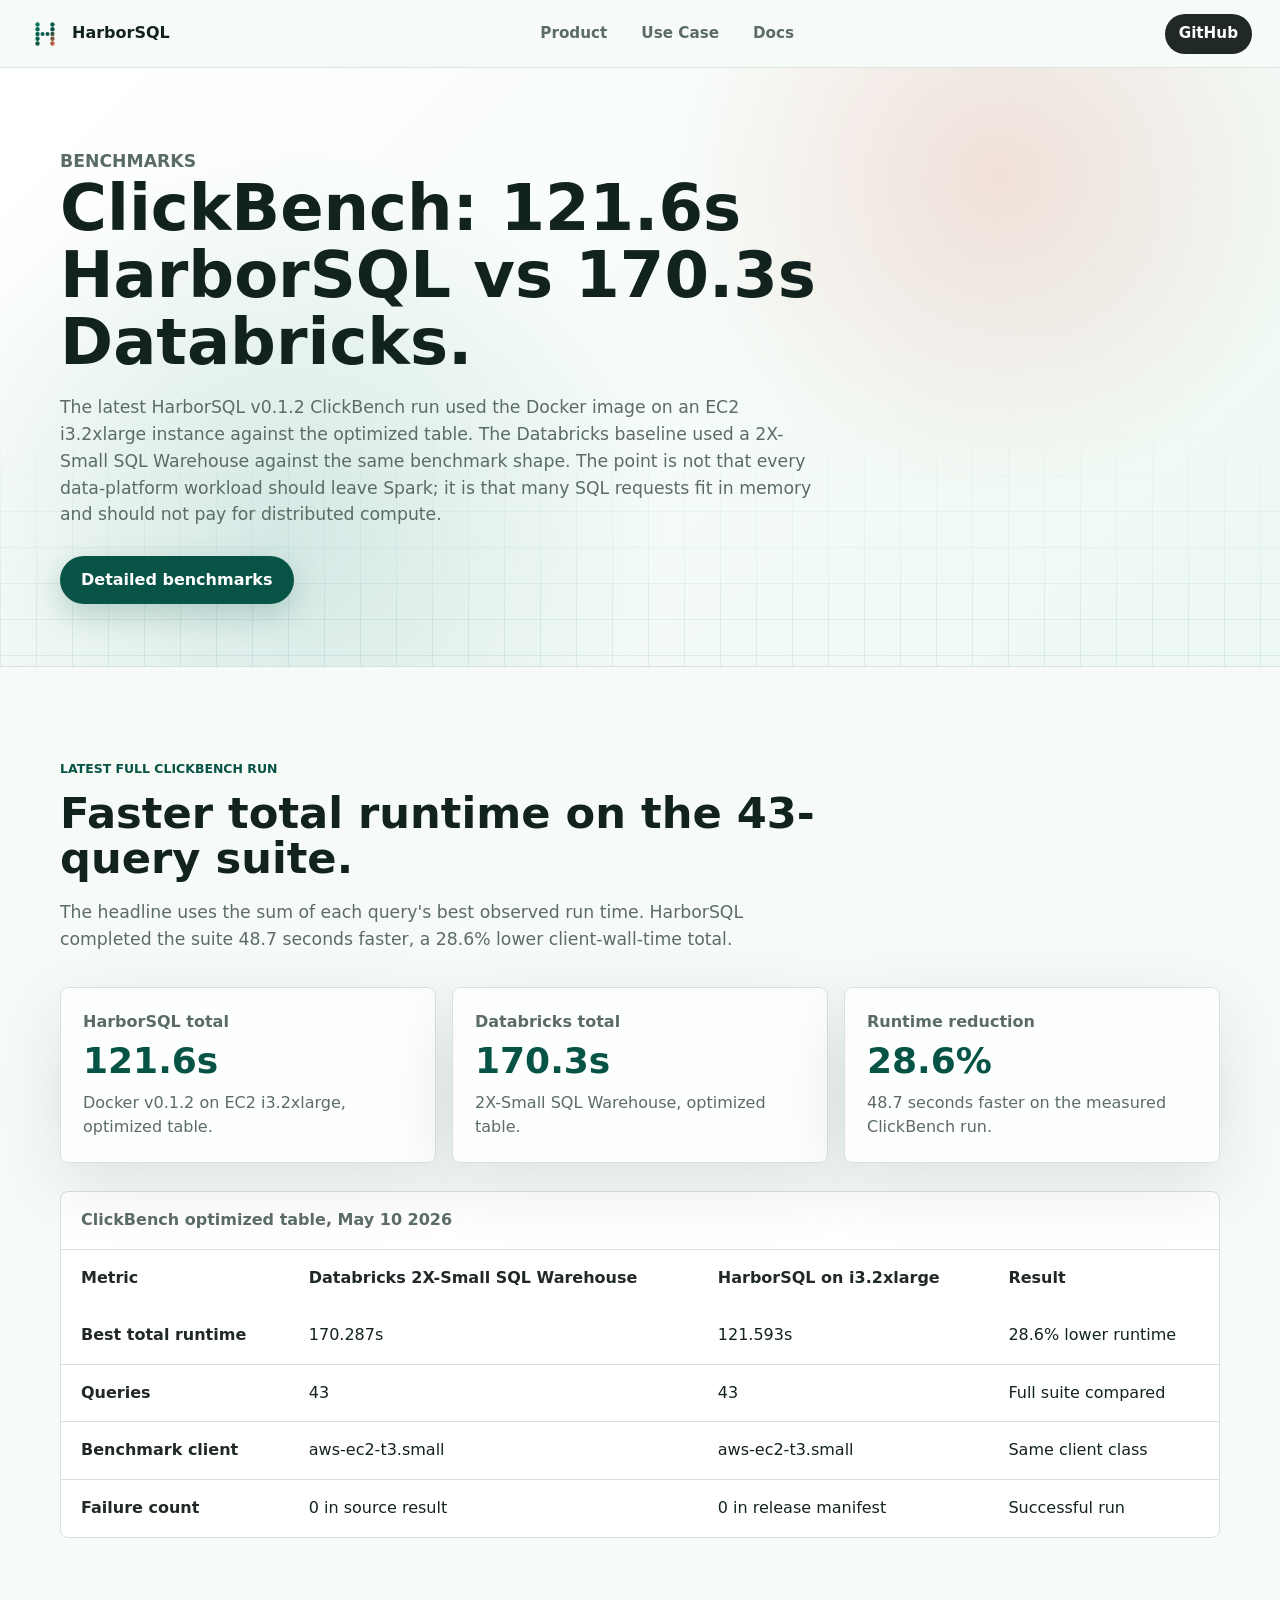
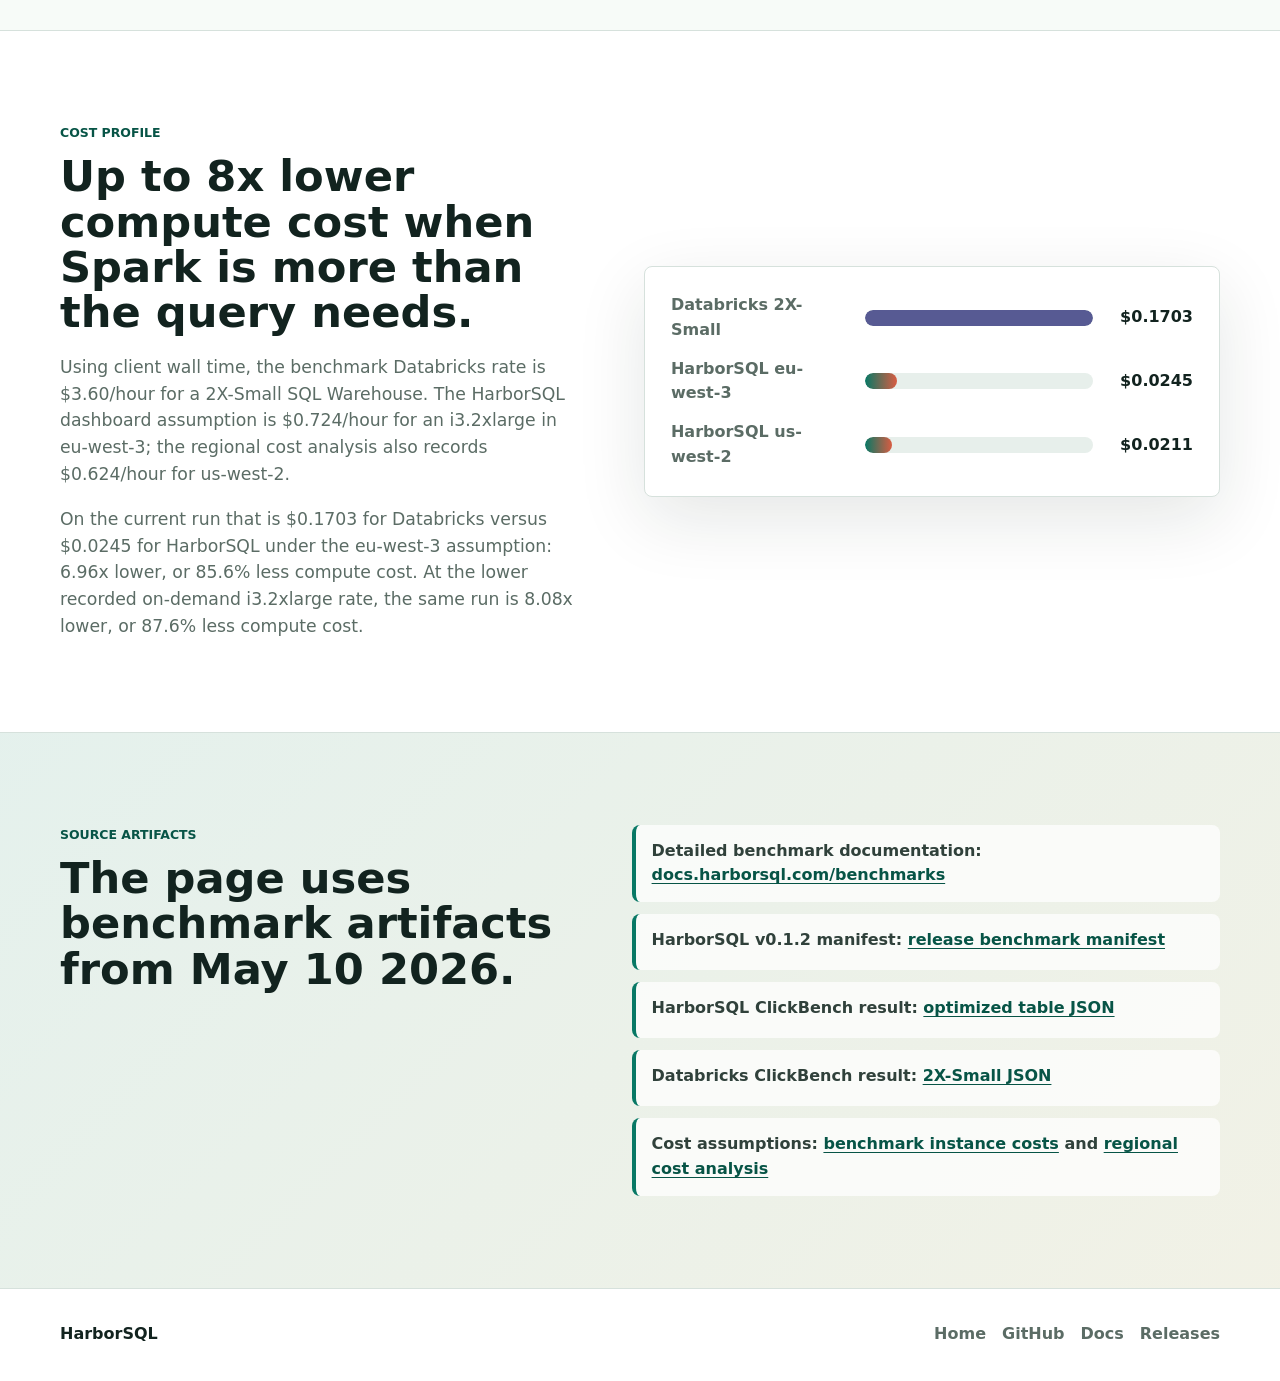
<file: benchmarks.html>
<!DOCTYPE html>
<html lang="en">
  <head>
    <meta charset="utf-8">
    <meta name="viewport" content="width=device-width, initial-scale=1">
    <title>HarborSQL Benchmarks</title>
    <meta
      name="description"
      content="HarborSQL ClickBench benchmark results against a Databricks SQL Warehouse, showing the economics of offloading small Unity Catalog Delta queries from Spark."
    >
    <link rel="icon" href="favicon.svg" type="image/svg+xml">
    <link rel="stylesheet" href="styles.css">
  </head>
  <body>
    <header class="site-header">
      <a class="brand" href="index.html" aria-label="HarborSQL home">
        <img class="brand-mark" src="logo.svg" alt="" aria-hidden="true">
        <span>HarborSQL</span>
      </a>
      <nav class="site-nav" aria-label="Primary navigation">
        <a href="index.html#how-it-works">Product</a>
        <a href="index.html#fit">Use Case</a>
        <a href="https://docs.harborsql.com">Docs</a>
      </nav>
      <a class="header-cta" href="https://github.com/harborsql/harborsql">GitHub</a>
    </header>

    <main>
      <section class="page-hero benchmarks-hero">
        <div class="container page-hero-content">
          <p class="eyebrow">Benchmarks</p>
          <h1>ClickBench: 121.6s HarborSQL vs 170.3s Databricks.</h1>
          <p>
            The latest HarborSQL v0.1.2 ClickBench run used the Docker image on an EC2
            i3.2xlarge instance against the optimized table. The Databricks baseline used a
            2X-Small SQL Warehouse against the same benchmark shape. The point is not that
            every data-platform workload should leave Spark; it is that many SQL requests fit
            in memory and should not pay for distributed compute.
          </p>
          <div class="hero-actions">
            <a class="button primary" href="https://docs.harborsql.com/benchmarks">Detailed benchmarks</a>
          </div>
        </div>
      </section>

      <section id="clickbench" class="section">
        <div class="container">
          <div class="section-heading">
            <p class="eyebrow">Latest full ClickBench run</p>
            <h2>Faster total runtime on the 43-query suite.</h2>
            <p>
              The headline uses the sum of each query's best observed run time. HarborSQL
              completed the suite 48.7 seconds faster, a 28.6% lower client-wall-time total.
            </p>
          </div>

          <div class="metric-grid">
            <article class="metric-card">
              <span>HarborSQL total</span>
              <strong>121.6s</strong>
              <p>Docker v0.1.2 on EC2 i3.2xlarge, optimized table.</p>
            </article>
            <article class="metric-card">
              <span>Databricks total</span>
              <strong>170.3s</strong>
              <p>2X-Small SQL Warehouse, optimized table.</p>
            </article>
            <article class="metric-card">
              <span>Runtime reduction</span>
              <strong>28.6%</strong>
              <p>48.7 seconds faster on the measured ClickBench run.</p>
            </article>
          </div>

          <div class="comparison-table-wrap">
            <table class="comparison-table">
              <caption>ClickBench optimized table, May 10 2026</caption>
              <thead>
                <tr>
                  <th scope="col">Metric</th>
                  <th scope="col">Databricks 2X-Small SQL Warehouse</th>
                  <th scope="col">HarborSQL on i3.2xlarge</th>
                  <th scope="col">Result</th>
                </tr>
              </thead>
              <tbody>
                <tr>
                  <th scope="row">Best total runtime</th>
                  <td>170.287s</td>
                  <td>121.593s</td>
                  <td>28.6% lower runtime</td>
                </tr>
                <tr>
                  <th scope="row">Queries</th>
                  <td>43</td>
                  <td>43</td>
                  <td>Full suite compared</td>
                </tr>
                <tr>
                  <th scope="row">Benchmark client</th>
                  <td>aws-ec2-t3.small</td>
                  <td>aws-ec2-t3.small</td>
                  <td>Same client class</td>
                </tr>
                <tr>
                  <th scope="row">Failure count</th>
                  <td>0 in source result</td>
                  <td>0 in release manifest</td>
                  <td>Successful run</td>
                </tr>
              </tbody>
            </table>
          </div>
        </div>
      </section>

      <section id="cost" class="section cost-section">
        <div class="container split">
          <div class="section-copy">
            <p class="eyebrow">Cost profile</p>
            <h2>Up to 8x lower compute cost when Spark is more than the query needs.</h2>
            <p>
              Using client wall time, the benchmark Databricks rate is $3.60/hour
              for a 2X-Small SQL Warehouse. The HarborSQL dashboard assumption is $0.724/hour
              for an i3.2xlarge in eu-west-3; the regional cost analysis also records
              $0.624/hour for us-west-2.
            </p>
            <p>
              On the current run that is $0.1703 for Databricks versus $0.0245 for HarborSQL
              under the eu-west-3 assumption: 6.96x lower, or 85.6% less compute cost. At the
              lower recorded on-demand i3.2xlarge rate, the same run is 8.08x lower, or 87.6%
              less compute cost.
            </p>
          </div>
          <div class="bar-chart">
            <div class="bar-row">
              <span>Databricks 2X-Small</span>
              <div class="bar-track">
                <div class="bar-fill databricks width-full"></div>
              </div>
              <strong>$0.1703</strong>
            </div>
            <div class="bar-row">
              <span>HarborSQL eu-west-3</span>
              <div class="bar-track">
                <div class="bar-fill harbor width-14"></div>
              </div>
              <strong>$0.0245</strong>
            </div>
            <div class="bar-row">
              <span>HarborSQL us-west-2</span>
              <div class="bar-track">
                <div class="bar-fill harbor width-12"></div>
              </div>
              <strong>$0.0211</strong>
            </div>
          </div>
        </div>
      </section>


      <section class="section benchmark-notes">
        <div class="container notes-layout">
          <div>
            <p class="eyebrow">Source artifacts</p>
            <h2>The page uses benchmark artifacts from May 10 2026.</h2>
          </div>
          <ul class="notes-list">
            <li>
              Detailed benchmark documentation:
              <a href="https://docs.harborsql.com/benchmarks">docs.harborsql.com/benchmarks</a>
            </li>
            <li>
              HarborSQL v0.1.2 manifest:
              <a href="https://github.com/harborsql/harborsql-bench/blob/main/results/harborsql/i3.2xlarge/v0.1.2/manifest.json">release benchmark manifest</a>
            </li>
            <li>
              HarborSQL ClickBench result:
              <a href="https://github.com/harborsql/harborsql-bench/blob/main/results/harborsql/i3.2xlarge/v0.1.2/clickbench/optimized.json">optimized table JSON</a>
            </li>
            <li>
              Databricks ClickBench result:
              <a href="https://github.com/harborsql/harborsql-bench/blob/main/results/databricks-sql-warehouse/2xs/v2026.10/clickbench/databricks-2xs-aws-ec2-t3.small-clickbench-20260510T152626Z.json">2X-Small JSON</a>
            </li>
            <li>
              Cost assumptions:
              <a href="https://github.com/harborsql/harborsql-bench/blob/main/docs/benchmark-instance-costs.md">benchmark instance costs</a>
              and
              <a href="https://github.com/harborsql/harborsql-bench/blob/main/docs/benchmark-cost-analysis.md">regional cost analysis</a>
            </li>
          </ul>
        </div>
      </section>
    </main>

    <footer class="site-footer">
      <div class="container footer-inner">
        <span>HarborSQL</span>
        <nav aria-label="Footer navigation">
          <a href="index.html">Home</a>
          <a href="https://github.com/harborsql/harborsql">GitHub</a>
          <a href="https://docs.harborsql.com">Docs</a>
          <a href="https://github.com/harborsql/harborsql/releases">Releases</a>
        </nav>
      </div>
    </footer>

    <script src="site.js"></script>
  </body>
</html>
</file>
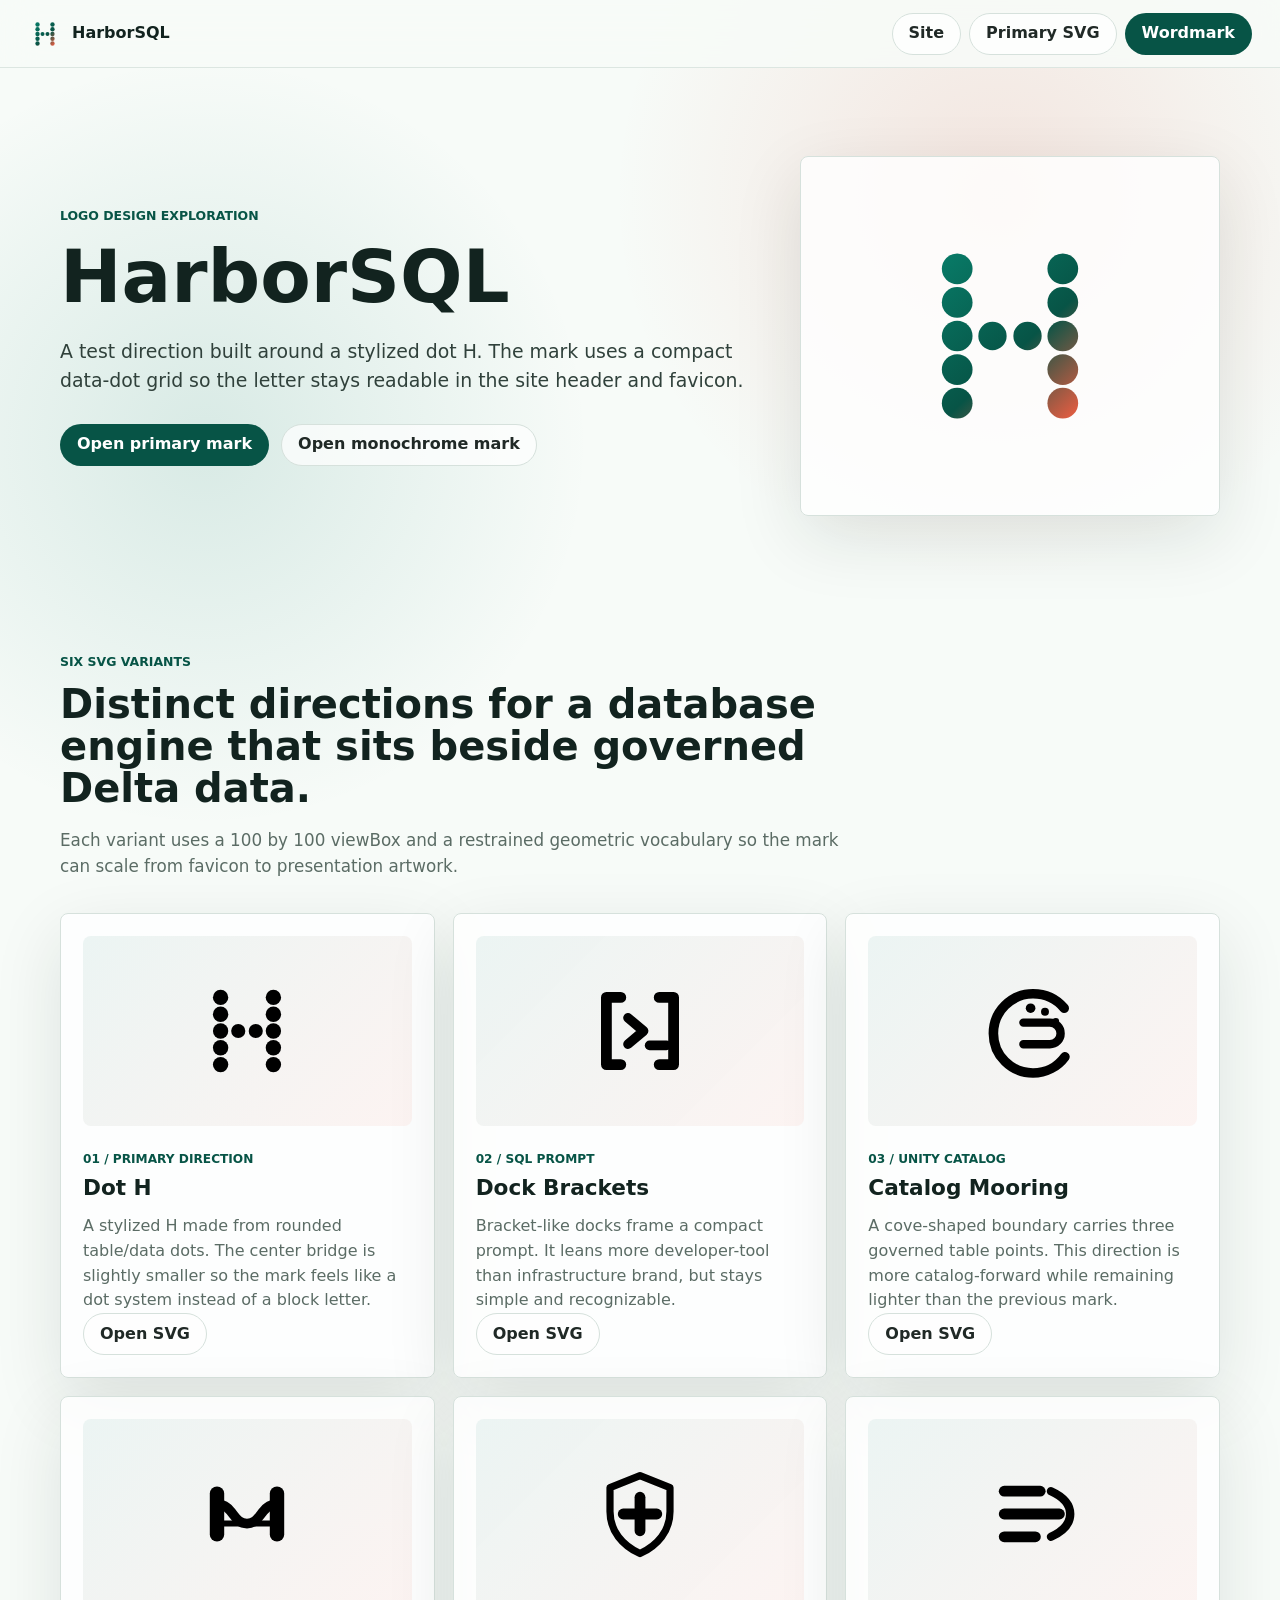
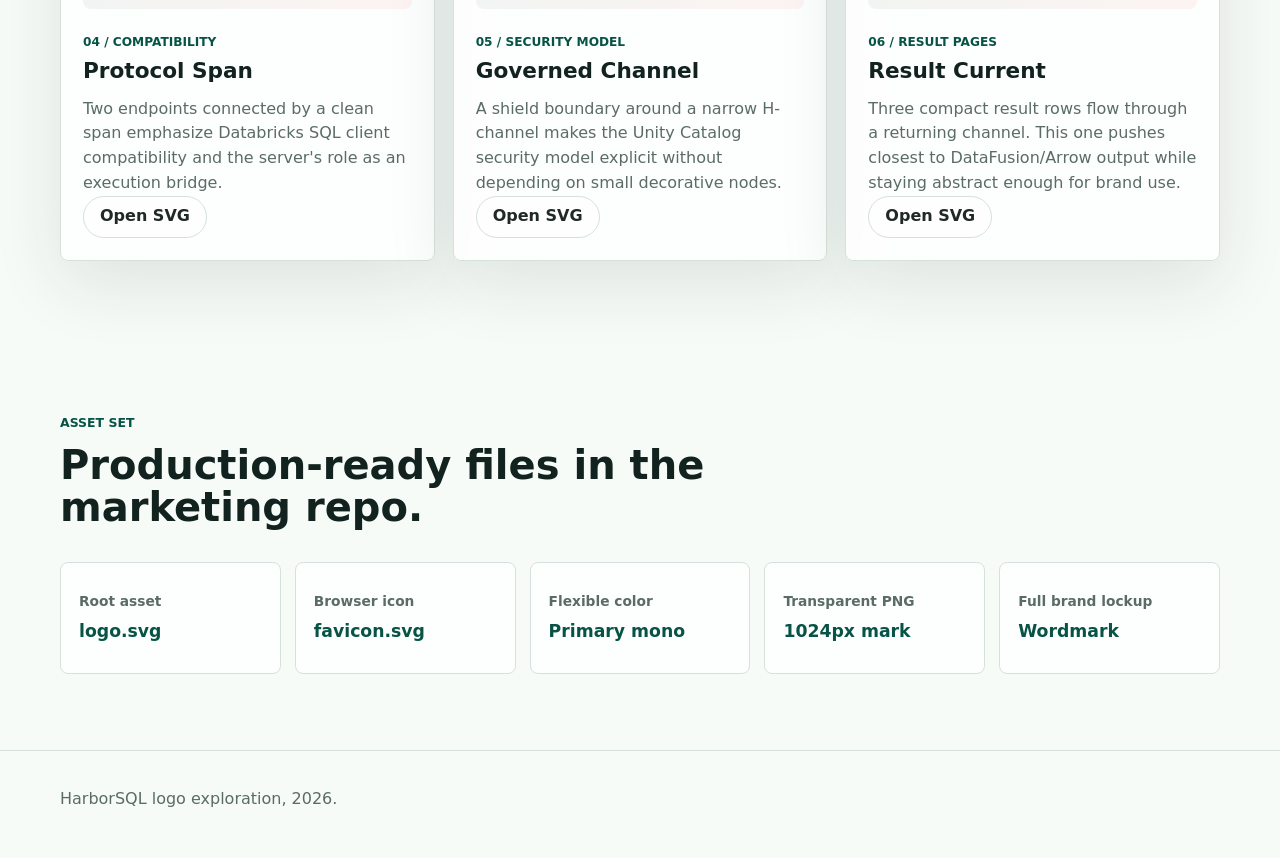
<file: logo-showcase.html>
<!DOCTYPE html>
<html lang="en">
  <head>
    <meta charset="utf-8">
    <meta name="viewport" content="width=device-width, initial-scale=1">
    <title>HarborSQL Logo Design Exploration</title>
    <meta
      name="description"
      content="HarborSQL logo variants, primary mark, and brand asset downloads."
    >
    <link rel="icon" href="favicon.svg" type="image/svg+xml">
    <style>
      :root {
        color-scheme: light;
        --paper: #f7fbf8;
        --paper-strong: #ffffff;
        --ink: #12231f;
        --muted: #5b6c65;
        --line: #d6e1dc;
        --teal: #087865;
        --teal-dark: #075446;
        --coral: #d95c42;
        --gold: #b9902f;
        --plum: #575a93;
        --graphite: #202926;
        --shadow: 0 22px 70px rgba(18, 35, 31, 0.11);
        --radius: 8px;
      }

      * {
        box-sizing: border-box;
      }

      body {
        margin: 0;
        background:
          radial-gradient(circle at 78% 8%, rgba(217, 92, 66, 0.14), transparent 24rem),
          radial-gradient(circle at 16% 18%, rgba(8, 120, 101, 0.13), transparent 24rem),
          var(--paper);
        color: var(--ink);
        font-family:
          Inter, ui-sans-serif, system-ui, -apple-system, BlinkMacSystemFont, "Segoe UI",
          sans-serif;
        line-height: 1.55;
        text-rendering: optimizeLegibility;
      }

      a {
        color: inherit;
        text-decoration: none;
      }

      .container {
        width: min(1160px, calc(100% - 40px));
        margin: 0 auto;
      }

      .site-header {
        min-height: 68px;
        display: flex;
        align-items: center;
        justify-content: space-between;
        gap: 24px;
        padding: 12px 28px;
        border-bottom: 1px solid rgba(214, 225, 220, 0.82);
        background: rgba(247, 251, 248, 0.88);
        backdrop-filter: blur(18px);
      }

      .brand {
        display: inline-flex;
        align-items: center;
        gap: 10px;
        font-weight: 750;
      }

      .brand-mark {
        width: 34px;
        height: 34px;
        display: block;
      }

      .nav {
        display: flex;
        gap: 8px;
        flex-wrap: wrap;
        justify-content: flex-end;
      }

      .button {
        min-height: 42px;
        display: inline-flex;
        align-items: center;
        justify-content: center;
        border: 1px solid var(--line);
        border-radius: 999px;
        padding: 0 16px;
        background: rgba(255, 255, 255, 0.72);
        color: var(--graphite);
        font-weight: 760;
      }

      .button.primary {
        border-color: transparent;
        background: var(--teal-dark);
        color: #ffffff;
      }

      .hero {
        padding: 88px 0 60px;
      }

      .hero-grid {
        display: grid;
        grid-template-columns: minmax(0, 1fr) minmax(280px, 420px);
        gap: 56px;
        align-items: center;
      }

      .eyebrow {
        margin: 0 0 12px;
        color: var(--teal-dark);
        font-size: 0.78rem;
        font-weight: 800;
        letter-spacing: 0;
        text-transform: uppercase;
      }

      h1,
      h2,
      h3,
      p {
        letter-spacing: 0;
      }

      h1,
      h2,
      h3 {
        margin: 0;
        line-height: 1.05;
      }

      h1 {
        max-width: 780px;
        font-size: 4.6rem;
        font-weight: 820;
      }

      .lede {
        max-width: 690px;
        margin: 22px 0 0;
        color: #30413b;
        font-size: 1.18rem;
      }

      .hero-actions {
        display: flex;
        flex-wrap: wrap;
        gap: 12px;
        margin-top: 28px;
      }

      .primary-panel,
      .logo-card,
      .asset-link {
        border: 1px solid var(--line);
        border-radius: var(--radius);
        background: rgba(255, 255, 255, 0.82);
        box-shadow: var(--shadow);
      }

      .primary-panel {
        min-height: 360px;
        display: grid;
        place-items: center;
        padding: 42px;
      }

      .primary-panel img {
        width: min(240px, 68vw);
        height: auto;
      }

      .section {
        padding: 76px 0;
      }

      .section-heading {
        max-width: 780px;
        margin-bottom: 34px;
      }

      .section-heading h2 {
        font-size: 2.5rem;
        font-weight: 820;
      }

      .section-heading p:not(.eyebrow) {
        margin: 18px 0 0;
        color: var(--muted);
        font-size: 1.05rem;
      }

      .logo-grid {
        display: grid;
        grid-template-columns: repeat(3, minmax(0, 1fr));
        gap: 18px;
      }

      .logo-card {
        min-height: 430px;
        display: flex;
        flex-direction: column;
        padding: 22px;
        transition:
          transform 220ms ease,
          border-color 220ms ease,
          box-shadow 220ms ease;
      }

      .logo-card:hover {
        transform: translateY(-4px);
        border-color: rgba(8, 120, 101, 0.42);
        box-shadow: 0 28px 80px rgba(18, 35, 31, 0.14);
      }

      .logo-frame {
        min-height: 190px;
        display: grid;
        place-items: center;
        margin-bottom: 24px;
        border-radius: var(--radius);
        background:
          linear-gradient(135deg, rgba(8, 120, 101, 0.08), rgba(217, 92, 66, 0.07)),
          #ffffff;
        color: var(--graphite);
      }

      .logo-frame img {
        width: 120px;
        height: 120px;
        display: block;
      }

      .variant-meta {
        margin: 0 0 8px;
        color: var(--teal-dark);
        font-size: 0.76rem;
        font-weight: 800;
        text-transform: uppercase;
      }

      .logo-card h3 {
        font-size: 1.35rem;
      }

      .logo-card p:not(.variant-meta) {
        margin: 14px 0 0;
        color: var(--muted);
      }

      .logo-card .button {
        width: fit-content;
        margin-top: auto;
      }

      .asset-grid {
        display: grid;
        grid-template-columns: repeat(auto-fit, minmax(180px, 1fr));
        gap: 14px;
      }

      .asset-link {
        min-height: 112px;
        display: flex;
        flex-direction: column;
        justify-content: center;
        padding: 18px;
        box-shadow: none;
      }

      .asset-link span {
        color: var(--muted);
        font-size: 0.86rem;
        font-weight: 700;
      }

      .asset-link strong {
        margin-top: 6px;
        color: var(--teal-dark);
        font-size: 1.08rem;
      }

      .site-footer {
        padding: 36px 0 46px;
        border-top: 1px solid var(--line);
        color: var(--muted);
      }

      @media (max-width: 980px) {
        .hero-grid {
          grid-template-columns: 1fr;
        }

        h1 {
          font-size: 3.6rem;
        }

        .logo-grid,
        .asset-grid {
          grid-template-columns: repeat(2, minmax(0, 1fr));
        }
      }

      @media (max-width: 640px) {
        .site-header {
          align-items: flex-start;
          flex-direction: column;
        }

        .container {
          width: min(100% - 28px, 1160px);
        }

        .hero {
          padding: 58px 0 42px;
        }

        h1 {
          font-size: 2.72rem;
        }

        .lede {
          font-size: 1rem;
        }

        .primary-panel {
          min-height: 250px;
          padding: 28px;
        }

        .section {
          padding: 54px 0;
        }

        .section-heading h2 {
          font-size: 2rem;
        }

        .logo-grid,
        .asset-grid {
          grid-template-columns: 1fr;
        }
      }
    </style>
  </head>
  <body>
    <header class="site-header">
      <a class="brand" href="index.html" aria-label="HarborSQL home">
        <img class="brand-mark" src="logo.svg" alt="" aria-hidden="true">
        <span>HarborSQL</span>
      </a>
      <nav class="nav" aria-label="Logo asset navigation">
        <a class="button" href="index.html">Site</a>
        <a class="button" href="logos/harborsql-primary.svg">Primary SVG</a>
        <a class="button primary" href="logos/harborsql-wordmark.svg">Wordmark</a>
      </nav>
    </header>

    <main>
      <section class="hero">
        <div class="container hero-grid">
          <div>
            <p class="eyebrow">Logo design exploration</p>
            <h1>HarborSQL</h1>
            <p class="lede">
              A test direction built around a stylized dot H. The mark uses a compact data-dot
              grid so the letter stays readable in the site header and favicon.
            </p>
            <div class="hero-actions">
              <a class="button primary" href="logo.svg">Open primary mark</a>
              <a class="button" href="logos/harborsql-primary-mono.svg">Open monochrome mark</a>
            </div>
          </div>
          <div class="primary-panel">
            <img src="logos/harborsql-primary.svg" alt="HarborSQL primary logo">
          </div>
        </div>
      </section>

      <section class="section">
        <div class="container">
          <div class="section-heading">
            <p class="eyebrow">Six SVG variants</p>
            <h2>Distinct directions for a database engine that sits beside governed Delta data.</h2>
            <p>
              Each variant uses a 100 by 100 viewBox and a restrained geometric vocabulary so
              the mark can scale from favicon to presentation artwork.
            </p>
          </div>

          <div class="logo-grid">
            <article class="logo-card">
              <div class="logo-frame">
                <img src="logos/harborsql-variant-01-dot-h.svg" alt="Dot H logo variant">
              </div>
              <p class="variant-meta">01 / Primary direction</p>
              <h3>Dot H</h3>
              <p>
                A stylized H made from rounded table/data dots. The center bridge is slightly
                smaller so the mark feels like a dot system instead of a block letter.
              </p>
              <a class="button" href="logos/harborsql-variant-01-dot-h.svg">Open SVG</a>
            </article>

            <article class="logo-card">
              <div class="logo-frame">
                <img src="logos/harborsql-variant-02-dock-brackets.svg" alt="Dock Brackets logo variant">
              </div>
              <p class="variant-meta">02 / SQL prompt</p>
              <h3>Dock Brackets</h3>
              <p>
                Bracket-like docks frame a compact prompt. It leans more developer-tool than
                infrastructure brand, but stays simple and recognizable.
              </p>
              <a class="button" href="logos/harborsql-variant-02-dock-brackets.svg">Open SVG</a>
            </article>

            <article class="logo-card">
              <div class="logo-frame">
                <img src="logos/harborsql-variant-03-catalog-mooring.svg" alt="Catalog Mooring logo variant">
              </div>
              <p class="variant-meta">03 / Unity Catalog</p>
              <h3>Catalog Mooring</h3>
              <p>
                A cove-shaped boundary carries three governed table points. This direction is
                more catalog-forward while remaining lighter than the previous mark.
              </p>
              <a class="button" href="logos/harborsql-variant-03-catalog-mooring.svg">Open SVG</a>
            </article>

            <article class="logo-card">
              <div class="logo-frame">
                <img src="logos/harborsql-variant-04-protocol-span.svg" alt="Protocol Span logo variant">
              </div>
              <p class="variant-meta">04 / Compatibility</p>
              <h3>Protocol Span</h3>
              <p>
                Two endpoints connected by a clean span emphasize Databricks SQL client
                compatibility and the server's role as an execution bridge.
              </p>
              <a class="button" href="logos/harborsql-variant-04-protocol-span.svg">Open SVG</a>
            </article>

            <article class="logo-card">
              <div class="logo-frame">
                <img src="logos/harborsql-variant-05-governed-channel.svg" alt="Governed Channel logo variant">
              </div>
              <p class="variant-meta">05 / Security model</p>
              <h3>Governed Channel</h3>
              <p>
                A shield boundary around a narrow H-channel makes the Unity Catalog security
                model explicit without depending on small decorative nodes.
              </p>
              <a class="button" href="logos/harborsql-variant-05-governed-channel.svg">Open SVG</a>
            </article>

            <article class="logo-card">
              <div class="logo-frame">
                <img src="logos/harborsql-variant-06-result-current.svg" alt="Result Current logo variant">
              </div>
              <p class="variant-meta">06 / Result pages</p>
              <h3>Result Current</h3>
              <p>
                Three compact result rows flow through a returning channel. This one pushes
                closest to DataFusion/Arrow output while staying abstract enough for brand use.
              </p>
              <a class="button" href="logos/harborsql-variant-06-result-current.svg">Open SVG</a>
            </article>
          </div>
        </div>
      </section>

      <section class="section">
        <div class="container">
          <div class="section-heading">
            <p class="eyebrow">Asset set</p>
            <h2>Production-ready files in the marketing repo.</h2>
          </div>
          <div class="asset-grid">
            <a class="asset-link" href="logo.svg">
              <span>Root asset</span>
              <strong>logo.svg</strong>
            </a>
            <a class="asset-link" href="favicon.svg">
              <span>Browser icon</span>
              <strong>favicon.svg</strong>
            </a>
            <a class="asset-link" href="logos/harborsql-primary-mono.svg">
              <span>Flexible color</span>
              <strong>Primary mono</strong>
            </a>
            <a class="asset-link" href="logos/harborsql-primary-1024.png">
              <span>Transparent PNG</span>
              <strong>1024px mark</strong>
            </a>
            <a class="asset-link" href="logos/harborsql-wordmark.svg">
              <span>Full brand lockup</span>
              <strong>Wordmark</strong>
            </a>
          </div>
        </div>
      </section>
    </main>

    <footer class="site-footer">
      <div class="container">
        HarborSQL logo exploration, 2026.
      </div>
    </footer>
  </body>
</html>
</file>
<file: styles.css>
:root {
  color-scheme: light;
  --paper: #f7fbf8;
  --paper-strong: #ffffff;
  --ink: #12231f;
  --muted: #5b6c65;
  --line: #d6e1dc;
  --teal: #087865;
  --teal-dark: #075446;
  --coral: #d95c42;
  --gold: #b9902f;
  --plum: #575a93;
  --graphite: #202926;
  --shadow: 0 22px 70px rgba(18, 35, 31, 0.11);
  --radius: 8px;
  --container: 1160px;
}

* {
  box-sizing: border-box;
}

html {
  scroll-behavior: smooth;
}

body {
  margin: 0;
  background: var(--paper);
  color: var(--ink);
  font-family:
    Inter, ui-sans-serif, system-ui, -apple-system, BlinkMacSystemFont, "Segoe UI",
    sans-serif;
  line-height: 1.55;
  text-rendering: optimizeLegibility;
}

a {
  color: inherit;
  text-decoration: none;
}

code,
pre {
  font-family: "SFMono-Regular", Consolas, "Liberation Mono", monospace;
}

.container {
  width: min(var(--container), calc(100% - 40px));
  margin: 0 auto;
}

.site-header {
  position: sticky;
  top: 0;
  z-index: 20;
  min-height: 68px;
  display: grid;
  grid-template-columns: auto 1fr auto;
  gap: 24px;
  align-items: center;
  padding: 12px 28px;
  background: rgba(247, 251, 248, 0.88);
  border-bottom: 1px solid rgba(214, 225, 220, 0.82);
  backdrop-filter: blur(18px);
}

.brand {
  display: inline-flex;
  align-items: center;
  gap: 10px;
  font-weight: 750;
}

.brand-mark {
  width: 34px;
  height: 34px;
  display: block;
  flex: 0 0 auto;
}

.site-nav {
  display: flex;
  justify-content: center;
  gap: 6px;
  flex-wrap: wrap;
}

.site-nav a,
.header-cta {
  min-height: 40px;
  display: inline-flex;
  align-items: center;
  justify-content: center;
  border-radius: 999px;
  padding: 0 14px;
  color: var(--muted);
  font-size: 0.95rem;
  font-weight: 650;
}

.site-nav a:hover,
.site-nav a[aria-current="page"] {
  color: var(--teal-dark);
  background: rgba(8, 120, 101, 0.09);
}

.header-cta {
  color: #ffffff;
  background: var(--graphite);
}

.hero {
  position: relative;
  min-height: 72svh;
  overflow: hidden;
  display: grid;
  align-items: center;
  isolation: isolate;
  border-bottom: 1px solid var(--line);
}

.hero-canvas,
.hero-overlay {
  position: absolute;
  inset: 0;
  width: 100%;
  height: 100%;
}

.hero-canvas {
  z-index: -3;
  background:
    radial-gradient(circle at 80% 20%, rgba(217, 92, 66, 0.16), transparent 24rem),
    radial-gradient(circle at 18% 72%, rgba(8, 120, 101, 0.16), transparent 28rem),
    #edf7f1;
}

.hero-overlay {
  z-index: -2;
  background:
    linear-gradient(90deg, rgba(247, 251, 248, 0.96) 0%, rgba(247, 251, 248, 0.72) 45%, rgba(247, 251, 248, 0.2) 100%),
    linear-gradient(180deg, rgba(247, 251, 248, 0.1), rgba(247, 251, 248, 0.72));
}

.hero-content {
  padding: 72px 0 58px;
}

.eyebrow {
  margin: 0 0 12px;
  color: var(--teal-dark);
  font-size: 0.78rem;
  font-weight: 800;
  letter-spacing: 0;
  text-transform: uppercase;
}

h1,
h2,
h3,
p {
  letter-spacing: 0;
}

h1,
h2,
h3 {
  margin: 0;
  line-height: 1.05;
}

h1 {
  max-width: 780px;
  font-size: 4.9rem;
  font-weight: 820;
}

.hero-lede {
  max-width: 720px;
  margin: 22px 0 0;
  color: #30413b;
  font-size: 1.25rem;
}

.hero-actions,
.inline-actions {
  display: flex;
  flex-wrap: wrap;
  gap: 12px;
  margin-top: 28px;
}

.button {
  min-height: 48px;
  display: inline-flex;
  align-items: center;
  justify-content: center;
  border-radius: 999px;
  padding: 0 20px;
  border: 1px solid transparent;
  font-weight: 760;
}

.button.primary {
  color: #ffffff;
  background: var(--teal-dark);
  box-shadow: 0 10px 30px rgba(7, 84, 70, 0.22);
}

.button.primary:hover {
  background: #063f35;
}

.button.secondary {
  color: var(--graphite);
  background: rgba(255, 255, 255, 0.72);
  border-color: var(--line);
}

.button.secondary:hover {
  border-color: var(--teal);
}

.proof-item,
.feature-card,
.code-card,
.metric-card,
.result-card,
.flow-panel,
.terminal-panel,
.bar-chart,
.cta-band {
  border: 1px solid var(--line);
  border-radius: var(--radius);
  background: rgba(255, 255, 255, 0.82);
  box-shadow: var(--shadow);
}

.proof-strip {
  border-bottom: 1px solid var(--line);
  background: #ffffff;
}

.proof-grid {
  display: grid;
  grid-template-columns: repeat(3, minmax(0, 1fr));
  gap: 14px;
  padding: 18px 0;
}

.proof-item {
  min-height: 110px;
  display: flex;
  flex-direction: column;
  justify-content: center;
  padding: 18px;
  box-shadow: none;
}

.proof-item span {
  color: var(--muted);
  font-weight: 700;
  font-size: 0.9rem;
}

.proof-item strong {
  margin-top: 6px;
  color: var(--teal-dark);
  font-size: 1.22rem;
}

.section {
  padding: 92px 0;
}

.split {
  display: grid;
  grid-template-columns: minmax(0, 0.92fr) minmax(360px, 1fr);
  gap: 54px;
  align-items: center;
}

.section-copy h2,
.section-heading h2,
.notes-layout h2,
.cta-band h2 {
  max-width: 790px;
  font-size: 2.7rem;
  font-weight: 820;
}

.section-copy p:not(.eyebrow),
.section-heading p:not(.eyebrow),
.page-hero p {
  max-width: 760px;
  margin: 18px 0 0;
  color: var(--muted);
  font-size: 1.08rem;
}

.section-heading {
  margin-bottom: 34px;
}

.flow-panel {
  position: relative;
  overflow: hidden;
  min-height: 360px;
  display: grid;
  grid-template-columns:
    minmax(116px, 0.9fr)
    24px
    minmax(124px, 1fr)
    36px
    minmax(124px, 0.95fr);
  grid-template-rows: repeat(2, minmax(76px, 1fr));
  gap: 18px 0;
  align-items: center;
  padding: 30px;
  background:
    linear-gradient(135deg, rgba(8, 120, 101, 0.1), rgba(255, 255, 255, 0.9)),
    #ffffff;
}

.flow-panel::before {
  content: "";
  position: absolute;
  inset: 20px;
  background-image:
    linear-gradient(rgba(8, 120, 101, 0.08) 1px, transparent 1px),
    linear-gradient(90deg, rgba(8, 120, 101, 0.08) 1px, transparent 1px);
  background-size: 28px 28px;
  border-radius: var(--radius);
}

.flow-node {
  position: relative;
  z-index: 2;
  width: 100%;
  min-width: 0;
  min-height: 66px;
  display: grid;
  place-items: center;
  padding: 12px 16px;
  border-radius: var(--radius);
  color: #ffffff;
  font-weight: 800;
  text-align: center;
}

.flow-node.clients {
  grid-column: 1;
  grid-row: 1 / 3;
  background: var(--plum);
}

.flow-node.harbor {
  grid-column: 3;
  grid-row: 1 / 3;
  background: var(--teal-dark);
}

.flow-node.harbor::before,
.flow-node.harbor::after {
  content: "";
  position: absolute;
  right: -54px;
  width: 68px;
  height: 2px;
  border-radius: 999px;
  background: rgba(18, 35, 31, 0.22);
  transform-origin: left center;
}

.flow-node.harbor::before {
  top: 34%;
  transform: rotate(-28deg);
}

.flow-node.harbor::after {
  top: 66%;
  transform: rotate(28deg);
}

.flow-node.catalog {
  grid-column: 5;
  grid-row: 1;
  background: var(--gold);
}

.flow-node.delta {
  grid-column: 5;
  grid-row: 2;
  background: var(--coral);
}

.flow-line {
  position: relative;
  z-index: 1;
  width: 100%;
  height: 2px;
  justify-self: stretch;
  align-self: center;
  background: transparent;
}

.flow-line::before {
  content: "";
  position: absolute;
  inset: 0;
  border-radius: 999px;
  background: rgba(18, 35, 31, 0.22);
}

.flow-line.horizontal {
  grid-column: 2;
  grid-row: 1 / 3;
}

.flow-line.up {
  grid-column: 4;
  grid-row: 1;
  display: none;
  transform: rotate(-28deg);
  transform-origin: left center;
}

.flow-line.down {
  grid-column: 4;
  grid-row: 2;
  display: none;
  transform: rotate(28deg);
  transform-origin: left center;
}

.security-section {
  background: #ffffff;
  border-top: 1px solid var(--line);
  border-bottom: 1px solid var(--line);
}

.feature-grid,
.metric-grid,
.comparison-grid {
  display: grid;
  grid-template-columns: repeat(4, minmax(0, 1fr));
  gap: 16px;
}

.feature-card,
.metric-card,
.result-card {
  padding: 22px;
}

.feature-card h3,
.result-card h3 {
  font-size: 1.15rem;
}

.feature-card p,
.metric-card p,
.result-card p {
  margin: 12px 0 0;
  color: var(--muted);
}

.code-section {
  background:
    linear-gradient(180deg, rgba(8, 120, 101, 0.06), rgba(217, 92, 66, 0.06)),
    var(--paper);
}

.code-grid {
  display: grid;
  grid-template-columns: repeat(2, minmax(0, 1fr));
  gap: 18px;
}

.code-grid-single {
  grid-template-columns: minmax(0, 760px);
}

.code-card {
  overflow: hidden;
  background: #101816;
  border-color: #263833;
  box-shadow: 0 22px 70px rgba(18, 35, 31, 0.22);
}

.code-title {
  min-height: 76px;
  display: flex;
  flex-direction: column;
  justify-content: center;
  gap: 4px;
  padding: 18px 20px;
  border-bottom: 1px solid #263833;
  color: #e9f4ef;
}

.code-title span {
  color: #9dd3c6;
  font-size: 0.82rem;
  font-weight: 800;
  text-transform: uppercase;
}

pre {
  margin: 0;
  overflow-x: auto;
}

.code-card pre,
.terminal-panel pre {
  padding: 20px;
}

.code-card code,
.terminal-panel code {
  color: #e9f4ef;
  font-size: 0.9rem;
  line-height: 1.62;
}

.code-card pre + pre {
  border-top: 1px solid #263833;
}

.local-section {
  background: #ffffff;
}

.terminal-panel {
  overflow: hidden;
  background: #101816;
  border-color: #263833;
}

.page-hero {
  position: relative;
  min-height: 58svh;
  display: grid;
  align-items: center;
  overflow: hidden;
  border-bottom: 1px solid var(--line);
}

.benchmarks-hero {
  background:
    radial-gradient(circle at 78% 18%, rgba(217, 92, 66, 0.17), transparent 20rem),
    radial-gradient(circle at 22% 78%, rgba(8, 120, 101, 0.15), transparent 24rem),
    linear-gradient(135deg, #ffffff, #edf8f2);
}

.benchmarks-hero::after {
  content: "";
  position: absolute;
  inset: auto 0 0 0;
  height: 44%;
  background-image:
    linear-gradient(rgba(8, 120, 101, 0.1) 1px, transparent 1px),
    linear-gradient(90deg, rgba(8, 120, 101, 0.1) 1px, transparent 1px);
  background-size: 36px 36px;
  mask-image: linear-gradient(transparent, #000);
}

.page-hero-content {
  position: relative;
  z-index: 1;
  padding: 62px 0;
}

.page-hero h1 {
  max-width: 920px;
  font-size: 4rem;
}

.metric-grid {
  grid-template-columns: repeat(3, minmax(0, 1fr));
}

.metric-card span {
  color: var(--muted);
  font-weight: 800;
}

.metric-card strong {
  display: block;
  margin-top: 8px;
  color: var(--teal-dark);
  font-size: 2.25rem;
  line-height: 1;
}

.comparison-table-wrap {
  margin-top: 28px;
  overflow-x: auto;
  border: 1px solid var(--line);
  border-radius: var(--radius);
  background: #ffffff;
}

.comparison-table {
  width: 100%;
  border-collapse: collapse;
  min-width: 720px;
}

.comparison-table caption {
  padding: 16px 20px;
  color: var(--muted);
  font-weight: 700;
  text-align: left;
  border-bottom: 1px solid var(--line);
}

.comparison-table th,
.comparison-table td {
  padding: 16px 20px;
  border-bottom: 1px solid var(--line);
  text-align: left;
}

.comparison-table th {
  color: var(--graphite);
  font-weight: 800;
}

.comparison-table tr:last-child th,
.comparison-table tr:last-child td {
  border-bottom: 0;
}

.cost-section {
  background: #ffffff;
  border-top: 1px solid var(--line);
  border-bottom: 1px solid var(--line);
}

.bar-chart {
  padding: 26px;
  background: #ffffff;
}

.bar-row {
  display: grid;
  grid-template-columns: 180px 1fr 86px;
  gap: 14px;
  align-items: center;
  min-height: 48px;
}

.bar-row + .bar-row {
  margin-top: 14px;
}

.bar-row span {
  color: var(--muted);
  font-weight: 760;
}

.bar-row strong {
  text-align: right;
}

.bar-track {
  height: 16px;
  overflow: hidden;
  border-radius: 999px;
  background: #e7efeb;
}

.bar-fill {
  height: 100%;
  min-width: 2%;
  border-radius: 999px;
}

.bar-fill.databricks {
  background: var(--plum);
}

.bar-fill.harbor {
  background: linear-gradient(90deg, var(--teal), var(--coral));
}

.width-full {
  width: 100%;
}

.width-12 {
  width: 12%;
}

.width-14 {
  width: 14%;
}

.width-28 {
  width: 28%;
}

.width-31 {
  width: 31%;
}

.width-35 {
  width: 35%;
}

.comparison-grid {
  grid-template-columns: repeat(3, minmax(0, 1fr));
}

.large-number {
  color: var(--teal-dark);
  font-size: 2.6rem;
  font-weight: 840;
  line-height: 1;
}

.benchmark-notes {
  background: linear-gradient(135deg, rgba(8, 120, 101, 0.08), rgba(185, 144, 47, 0.09));
}

.notes-layout {
  display: grid;
  grid-template-columns: minmax(0, 0.9fr) minmax(360px, 1fr);
  gap: 42px;
  align-items: start;
}

.notes-list {
  margin: 0;
  padding: 0;
  list-style: none;
  display: grid;
  gap: 12px;
}

.notes-list li {
  min-height: 56px;
  display: block;
  padding: 14px 16px;
  border-left: 4px solid var(--teal);
  border-radius: var(--radius);
  background: rgba(255, 255, 255, 0.74);
  color: #30413b;
  font-weight: 700;
}

.notes-list a {
  color: var(--teal-dark);
  text-decoration: underline;
  text-underline-offset: 3px;
}

.final-cta {
  padding-top: 40px;
}

.cta-band {
  display: flex;
  justify-content: space-between;
  gap: 24px;
  align-items: center;
  padding: 34px;
  background:
    linear-gradient(135deg, rgba(8, 120, 101, 0.12), rgba(217, 92, 66, 0.1)),
    #ffffff;
}

.site-footer {
  border-top: 1px solid var(--line);
  background: #ffffff;
}

.footer-inner {
  min-height: 92px;
  display: flex;
  justify-content: space-between;
  gap: 20px;
  align-items: center;
  color: var(--muted);
}

.footer-inner span {
  color: var(--ink);
  font-weight: 800;
}

.footer-inner nav {
  display: flex;
  flex-wrap: wrap;
  gap: 16px;
  font-weight: 700;
}

.footer-inner a:hover {
  color: var(--teal-dark);
}

@media (max-width: 980px) {
  .site-header {
    grid-template-columns: 1fr auto;
  }

  .site-nav {
    grid-column: 1 / -1;
    justify-content: flex-start;
    order: 3;
  }

  .hero {
    min-height: 68svh;
  }

  h1,
  .page-hero h1 {
    font-size: 3.25rem;
  }

  .split,
  .notes-layout {
    grid-template-columns: 1fr;
  }

  .feature-grid {
    grid-template-columns: repeat(2, minmax(0, 1fr));
  }

  .code-grid,
  .proof-grid,
  .metric-grid,
  .comparison-grid {
    grid-template-columns: 1fr;
  }

  .bar-row {
    grid-template-columns: 1fr;
    gap: 8px;
  }

  .bar-row strong {
    text-align: left;
  }

  .cta-band {
    align-items: flex-start;
    flex-direction: column;
  }
}

@media (max-width: 640px) {
  .container {
    width: min(100% - 28px, var(--container));
  }

  .site-header {
    padding: 10px 14px;
    gap: 10px;
  }

  .site-nav a {
    padding: 0 10px;
    font-size: 0.88rem;
  }

  .header-cta {
    min-width: 86px;
  }

  .hero {
    min-height: auto;
  }

  .hero-content {
    padding: 48px 0 38px;
  }

  h1,
  .page-hero h1 {
    font-size: 2.65rem;
  }

  .hero-lede,
  .section-copy p:not(.eyebrow),
  .section-heading p:not(.eyebrow),
  .page-hero p {
    font-size: 1rem;
  }

  .section {
    padding: 66px 0;
  }

  .section-copy h2,
  .section-heading h2,
  .notes-layout h2,
  .cta-band h2 {
    font-size: 2.1rem;
  }

  .feature-grid {
    grid-template-columns: 1fr;
  }

  .flow-panel {
    min-height: auto;
    grid-template-columns: 1fr;
    grid-template-rows: auto;
    gap: 0;
    padding: 26px;
  }

  .flow-node,
  .flow-node.clients,
  .flow-node.harbor,
  .flow-node.catalog,
  .flow-node.delta {
    grid-column: 1;
    grid-row: auto;
    width: 100%;
    transform: none;
  }

  .flow-node.harbor::before,
  .flow-node.harbor::after {
    display: none;
  }

  .code-card code,
  .terminal-panel code {
    font-size: 0.78rem;
  }

  .flow-line.horizontal,
  .flow-line.up,
  .flow-line.down {
    grid-column: 1;
    grid-row: auto;
    width: 2px;
    height: 44px;
    justify-self: center;
    transform: none;
  }

  .flow-line.up,
  .flow-line.down {
    display: block;
  }

  .footer-inner {
    align-items: flex-start;
    flex-direction: column;
    justify-content: center;
    padding: 22px 0;
  }
}

@media (prefers-reduced-motion: reduce) {
  html {
    scroll-behavior: auto;
  }
}
</file>
